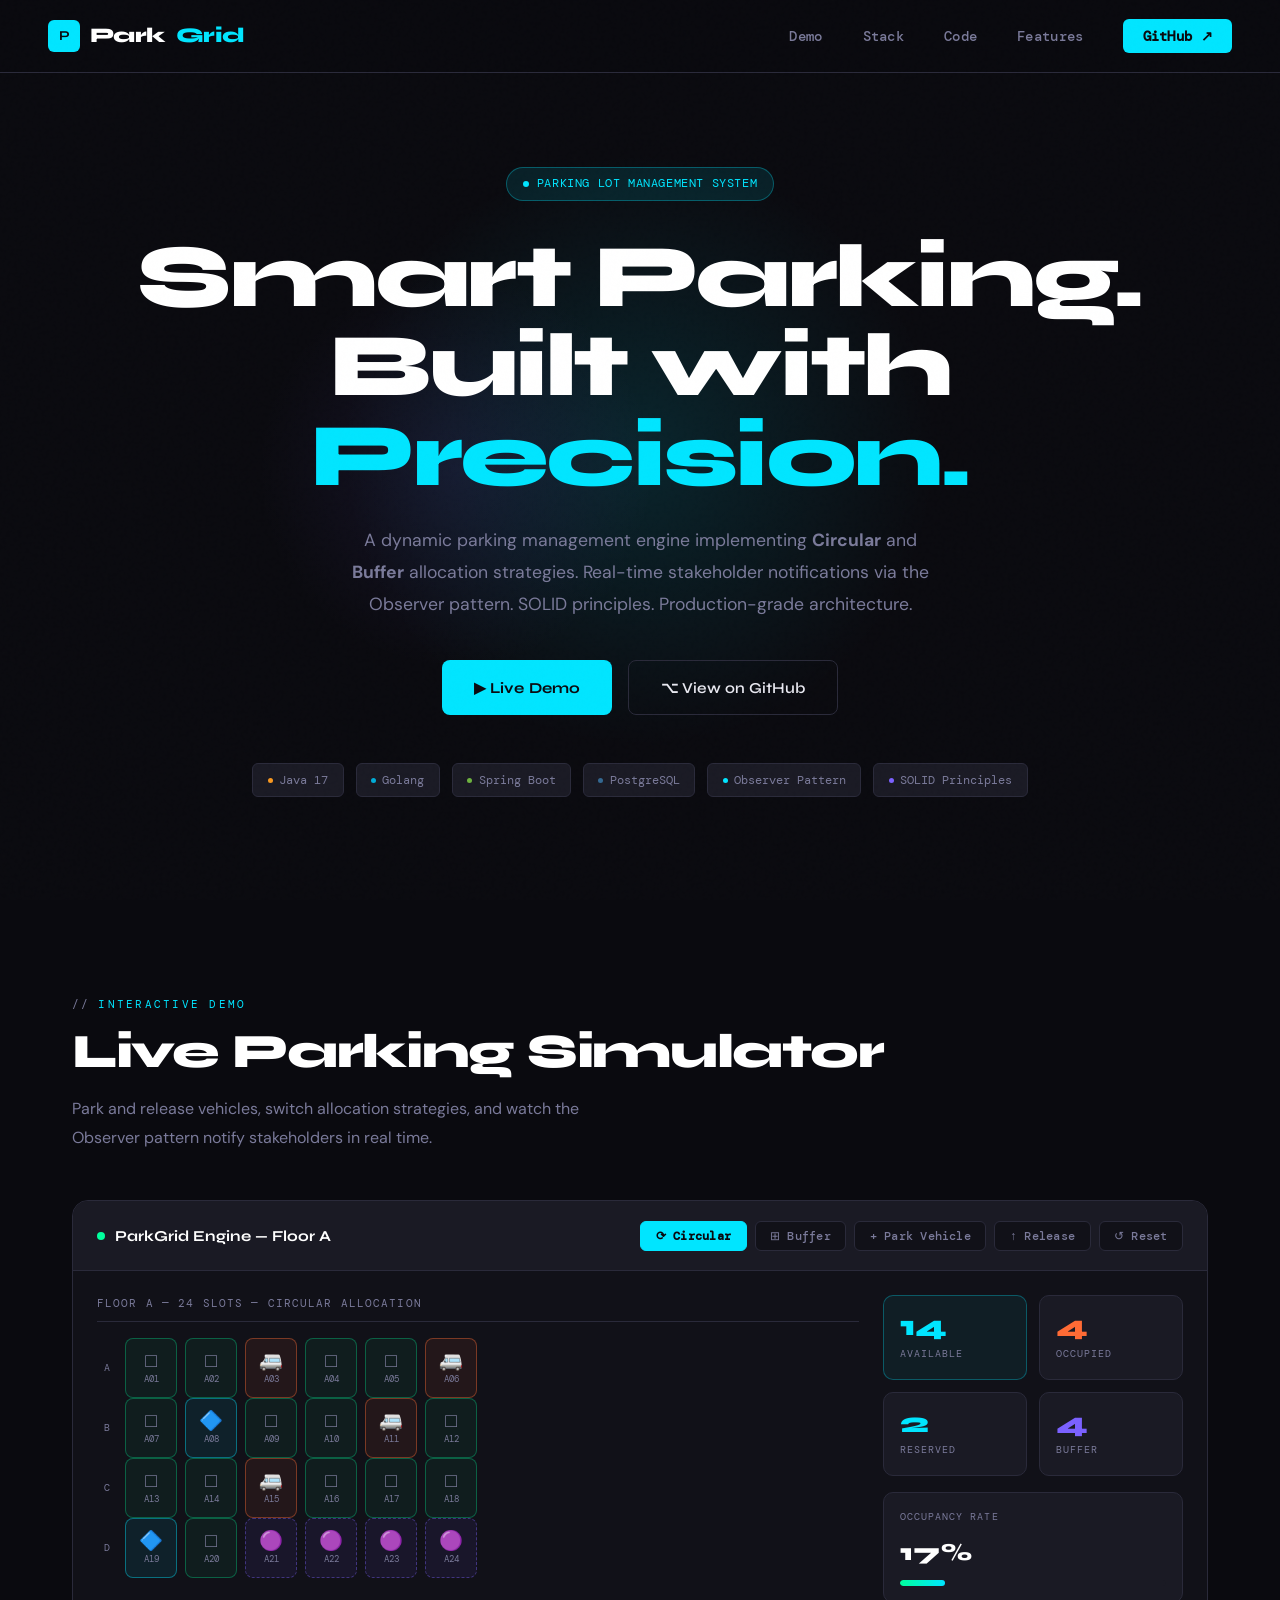
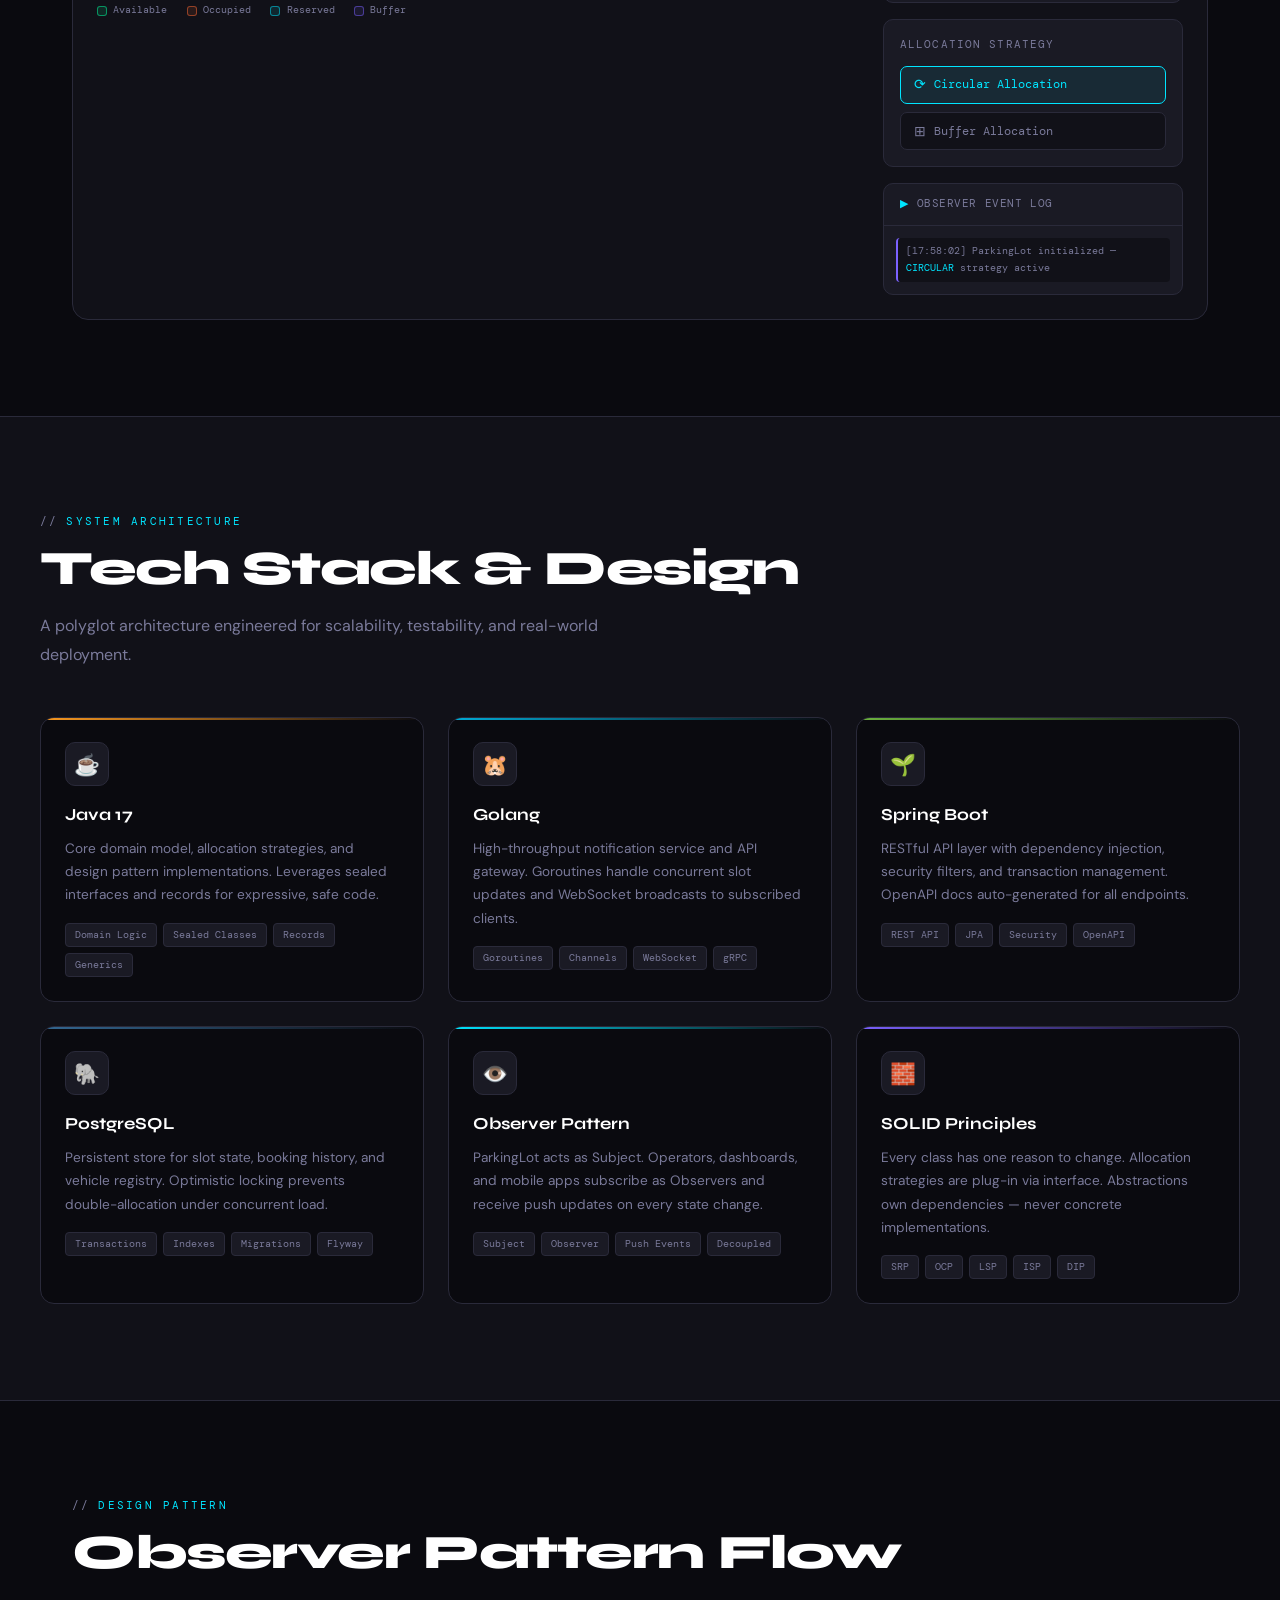
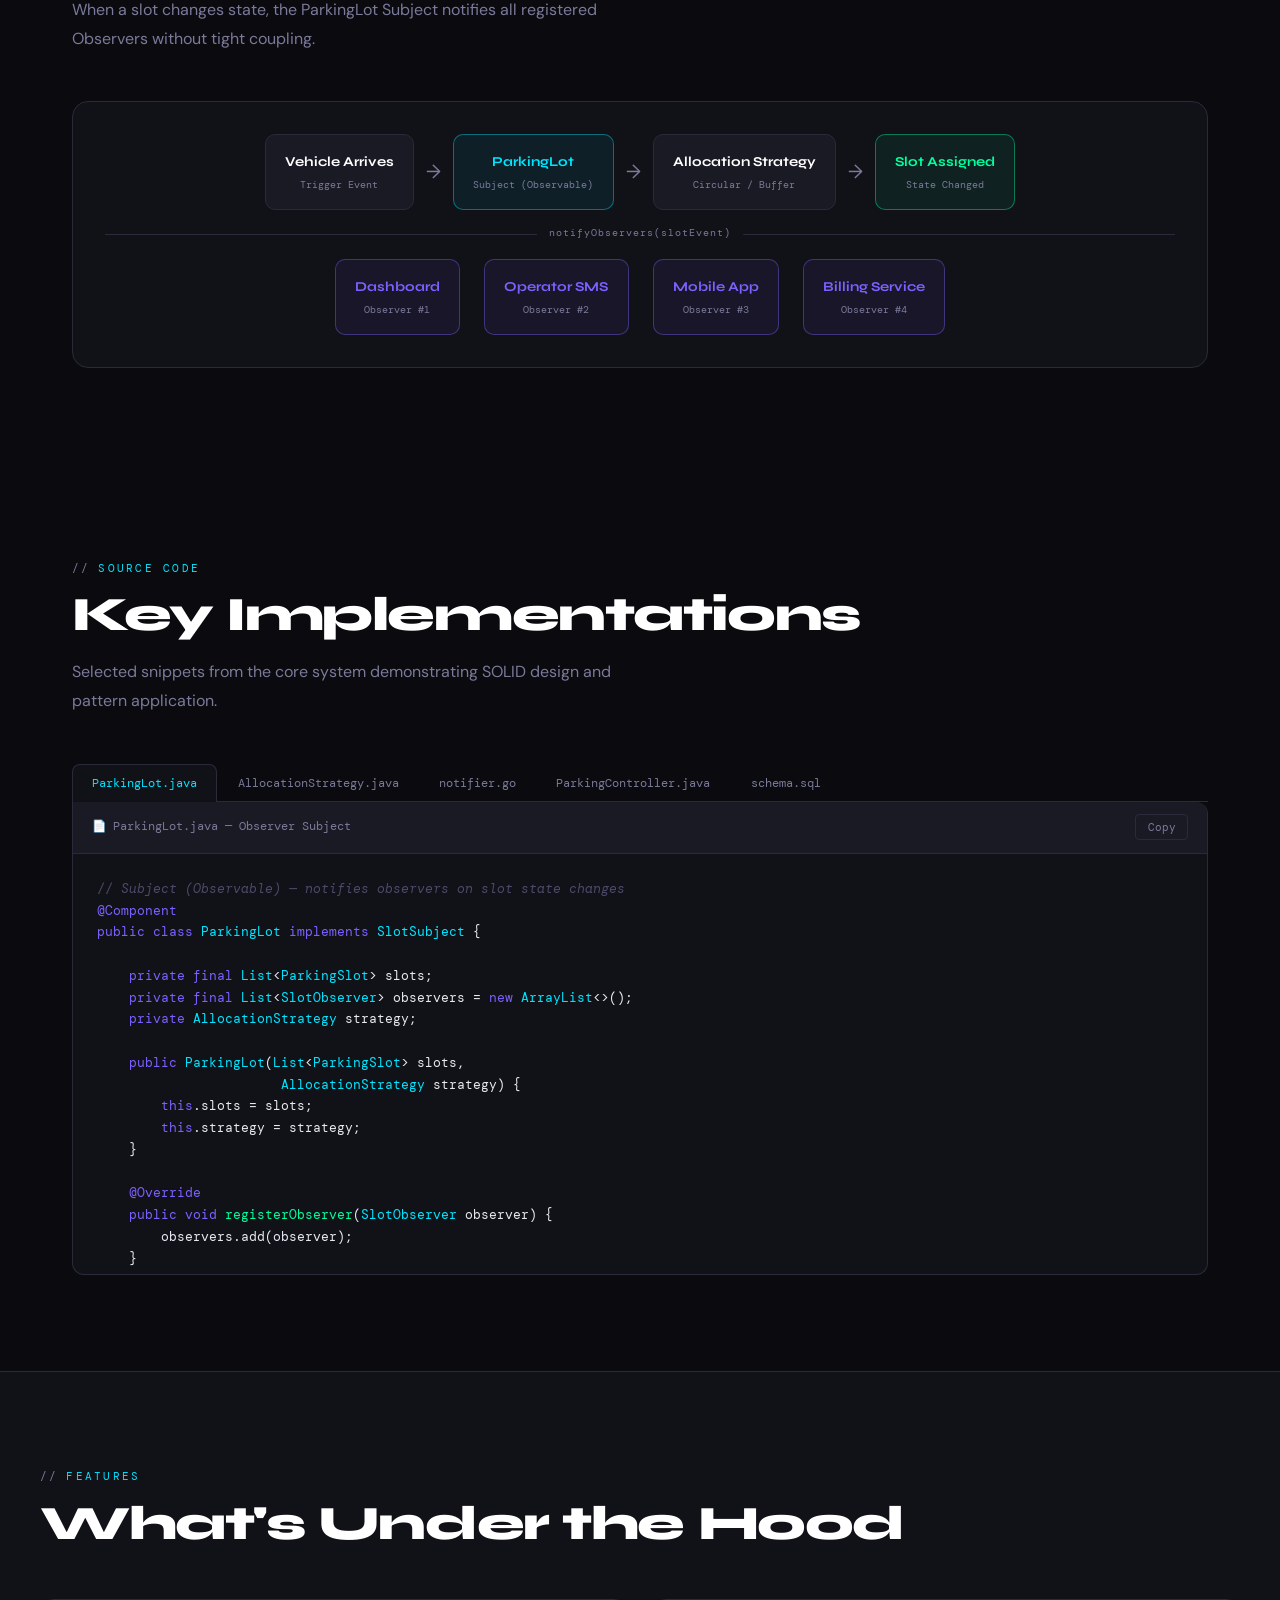
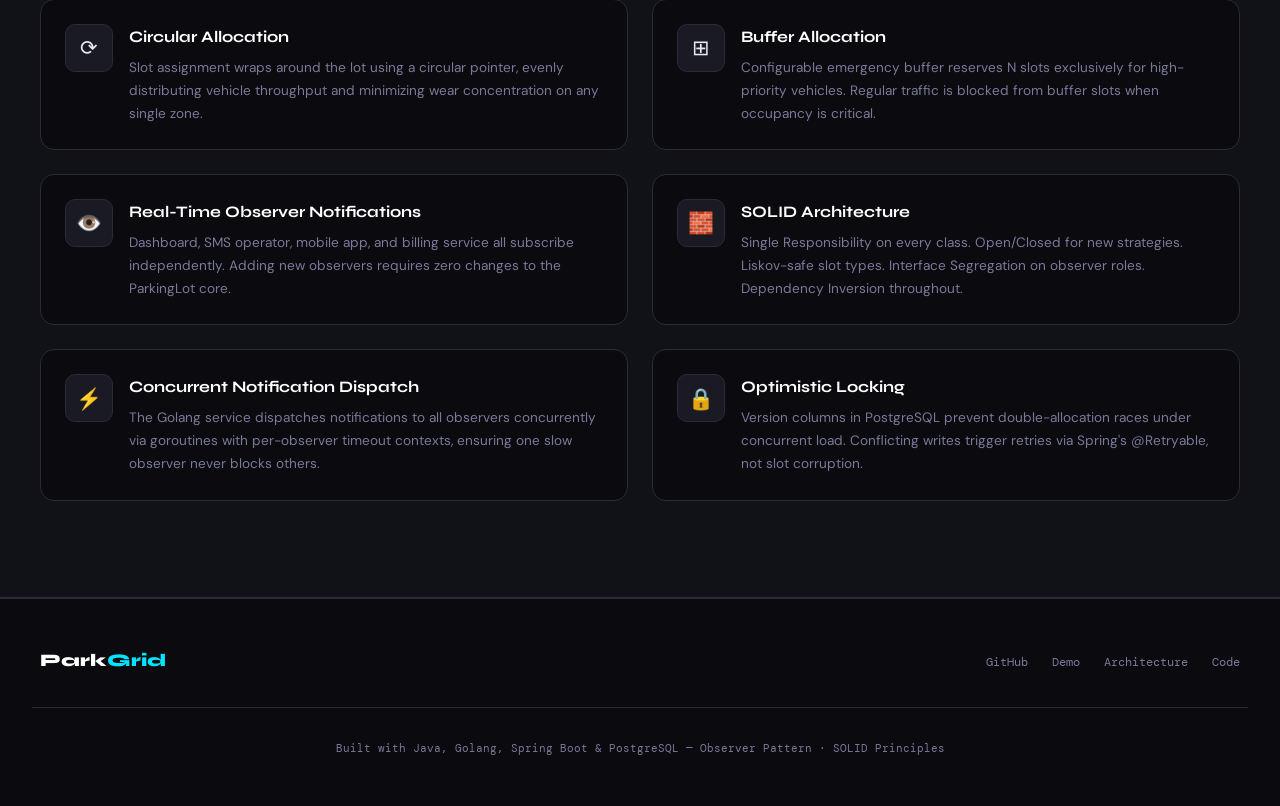
<file: index.html>
<!DOCTYPE html>
<html lang="en">
<head>
<meta charset="UTF-8">
<meta name="viewport" content="width=device-width, initial-scale=1.0">
<title>ParkGrid — Parking Lot Management System</title>
<link rel="preconnect" href="https://fonts.googleapis.com">
<link href="https://fonts.googleapis.com/css2?family=Syne:wght@400;500;600;700;800&family=DM+Mono:wght@300;400;500&family=DM+Sans:wght@300;400;500&display=swap" rel="stylesheet">
<style>
  :root {
    --bg: #0a0a0f;
    --surface: #111118;
    --surface2: #1a1a24;
    --border: #2a2a3a;
    --accent: #00e5ff;
    --accent2: #7b61ff;
    --accent3: #00ff9d;
    --warn: #ff6b35;
    --text: #e8e8f0;
    --text-dim: #7a7a9a;
    --text-bright: #ffffff;
    --mono: 'DM Mono', monospace;
    --sans: 'DM Sans', sans-serif;
    --display: 'Syne', sans-serif;
  }

  *, *::before, *::after { box-sizing: border-box; margin: 0; padding: 0; }

  html { scroll-behavior: smooth; }

  body {
    background: var(--bg);
    color: var(--text);
    font-family: var(--sans);
    overflow-x: hidden;
    line-height: 1.6;
  }

  /* NOISE OVERLAY */
  body::before {
    content: '';
    position: fixed;
    inset: 0;
    background-image: url("data:image/svg+xml,%3Csvg viewBox='0 0 256 256' xmlns='http://www.w3.org/2000/svg'%3E%3Cfilter id='noise'%3E%3CfeTurbulence type='fractalNoise' baseFrequency='0.9' numOctaves='4' stitchTiles='stitch'/%3E%3C/filter%3E%3Crect width='100%25' height='100%25' filter='url(%23noise)' opacity='0.04'/%3E%3C/svg%3E");
    pointer-events: none;
    z-index: 9999;
    opacity: 0.4;
  }

  /* NAV */
  nav {
    position: fixed;
    top: 0; left: 0; right: 0;
    z-index: 100;
    display: flex;
    align-items: center;
    justify-content: space-between;
    padding: 1.2rem 3rem;
    background: rgba(10,10,15,0.85);
    backdrop-filter: blur(20px);
    border-bottom: 1px solid var(--border);
  }

  .nav-logo {
    font-family: var(--display);
    font-size: 1.3rem;
    font-weight: 800;
    color: var(--text-bright);
    letter-spacing: -0.02em;
    display: flex;
    align-items: center;
    gap: 0.6rem;
    text-decoration: none;
  }

  .nav-logo span {
    color: var(--accent);
  }

  .logo-icon {
    width: 32px; height: 32px;
    background: var(--accent);
    border-radius: 6px;
    display: flex;
    align-items: center;
    justify-content: center;
    font-size: 0.85rem;
    font-weight: 700;
    color: var(--bg);
  }

  .nav-links {
    display: flex;
    align-items: center;
    gap: 2.5rem;
    list-style: none;
  }

  .nav-links a {
    color: var(--text-dim);
    text-decoration: none;
    font-size: 0.875rem;
    font-weight: 500;
    letter-spacing: 0.02em;
    transition: color 0.2s;
    font-family: var(--mono);
  }

  .nav-links a:hover { color: var(--accent); }

  .nav-cta {
    background: var(--accent);
    color: var(--bg) !important;
    padding: 0.5rem 1.2rem;
    border-radius: 6px;
    font-weight: 600 !important;
    transition: opacity 0.2s !important;
  }

  .nav-cta:hover { opacity: 0.85; color: var(--bg) !important; }

  /* HERO */
  .hero {
    min-height: 100vh;
    display: flex;
    flex-direction: column;
    align-items: center;
    justify-content: center;
    padding: 8rem 2rem 4rem;
    position: relative;
    overflow: hidden;
    text-align: center;
  }

  .hero-glow {
    position: absolute;
    width: 600px; height: 600px;
    background: radial-gradient(circle, rgba(0,229,255,0.12) 0%, transparent 70%);
    top: 50%; left: 50%;
    transform: translate(-50%, -50%);
    pointer-events: none;
    animation: pulseGlow 6s ease-in-out infinite;
  }

  .hero-glow2 {
    position: absolute;
    width: 400px; height: 400px;
    background: radial-gradient(circle, rgba(123,97,255,0.1) 0%, transparent 70%);
    top: 30%; left: 20%;
    pointer-events: none;
    animation: pulseGlow 8s ease-in-out infinite reverse;
  }

  @keyframes pulseGlow {
    0%, 100% { transform: translate(-50%, -50%) scale(1); opacity: 1; }
    50% { transform: translate(-50%, -50%) scale(1.15); opacity: 0.7; }
  }

  .hero-badge {
    display: inline-flex;
    align-items: center;
    gap: 0.5rem;
    background: rgba(0,229,255,0.1);
    border: 1px solid rgba(0,229,255,0.3);
    border-radius: 100px;
    padding: 0.4rem 1rem;
    font-family: var(--mono);
    font-size: 0.75rem;
    color: var(--accent);
    letter-spacing: 0.05em;
    margin-bottom: 2rem;
    animation: fadeInDown 0.6s ease both;
  }

  .badge-dot {
    width: 6px; height: 6px;
    background: var(--accent);
    border-radius: 50%;
    animation: blink 2s infinite;
  }

  @keyframes blink {
    0%, 100% { opacity: 1; }
    50% { opacity: 0.3; }
  }

  @keyframes fadeInDown {
    from { opacity: 0; transform: translateY(-20px); }
    to { opacity: 1; transform: translateY(0); }
  }

  @keyframes fadeInUp {
    from { opacity: 0; transform: translateY(30px); }
    to { opacity: 1; transform: translateY(0); }
  }

  .hero h1 {
    font-family: var(--display);
    font-size: clamp(3rem, 7vw, 6.5rem);
    font-weight: 800;
    line-height: 1.0;
    letter-spacing: -0.03em;
    color: var(--text-bright);
    margin-bottom: 1.5rem;
    animation: fadeInUp 0.7s ease 0.1s both;
  }

  .hero h1 em {
    font-style: normal;
    color: var(--accent);
    position: relative;
  }

  .hero-sub {
    font-size: 1.1rem;
    color: var(--text-dim);
    max-width: 600px;
    margin: 0 auto 2.5rem;
    line-height: 1.8;
    animation: fadeInUp 0.7s ease 0.2s both;
  }

  .hero-actions {
    display: flex;
    gap: 1rem;
    justify-content: center;
    flex-wrap: wrap;
    animation: fadeInUp 0.7s ease 0.3s both;
  }

  .btn-primary {
    background: var(--accent);
    color: var(--bg);
    border: none;
    padding: 0.9rem 2rem;
    border-radius: 8px;
    font-family: var(--display);
    font-size: 0.95rem;
    font-weight: 700;
    cursor: pointer;
    text-decoration: none;
    display: inline-flex;
    align-items: center;
    gap: 0.5rem;
    transition: all 0.2s;
    letter-spacing: 0.01em;
  }

  .btn-primary:hover { transform: translateY(-2px); box-shadow: 0 8px 30px rgba(0,229,255,0.35); }

  .btn-secondary {
    background: transparent;
    color: var(--text);
    border: 1px solid var(--border);
    padding: 0.9rem 2rem;
    border-radius: 8px;
    font-family: var(--display);
    font-size: 0.95rem;
    font-weight: 600;
    cursor: pointer;
    text-decoration: none;
    display: inline-flex;
    align-items: center;
    gap: 0.5rem;
    transition: all 0.2s;
  }

  .btn-secondary:hover { border-color: var(--accent); color: var(--accent); transform: translateY(-2px); }

  /* TECH STACK PILLS */
  .tech-pills {
    display: flex;
    gap: 0.75rem;
    justify-content: center;
    flex-wrap: wrap;
    margin-top: 3rem;
    animation: fadeInUp 0.7s ease 0.4s both;
  }

  .pill {
    background: var(--surface2);
    border: 1px solid var(--border);
    border-radius: 6px;
    padding: 0.4rem 0.9rem;
    font-family: var(--mono);
    font-size: 0.75rem;
    color: var(--text-dim);
    display: flex;
    align-items: center;
    gap: 0.4rem;
    transition: all 0.2s;
  }

  .pill:hover { border-color: var(--accent); color: var(--accent); }

  .pill-dot { width: 5px; height: 5px; border-radius: 50%; }

  /* LIVE DEMO SECTION */
  .section {
    padding: 6rem 2rem;
    max-width: 1200px;
    margin: 0 auto;
  }

  .section-label {
    font-family: var(--mono);
    font-size: 0.7rem;
    color: var(--accent);
    letter-spacing: 0.2em;
    text-transform: uppercase;
    margin-bottom: 0.75rem;
    display: flex;
    align-items: center;
    gap: 0.5rem;
  }

  .section-label::before {
    content: '//';
    color: var(--text-dim);
  }

  .section-title {
    font-family: var(--display);
    font-size: clamp(2rem, 4vw, 3rem);
    font-weight: 800;
    letter-spacing: -0.03em;
    color: var(--text-bright);
    margin-bottom: 1rem;
    line-height: 1.1;
  }

  .section-desc {
    color: var(--text-dim);
    max-width: 560px;
    font-size: 1rem;
    line-height: 1.8;
    margin-bottom: 3rem;
  }

  /* PARKING LOT SIMULATOR */
  .simulator {
    background: var(--surface);
    border: 1px solid var(--border);
    border-radius: 16px;
    overflow: hidden;
  }

  .sim-header {
    display: flex;
    align-items: center;
    justify-content: space-between;
    padding: 1.2rem 1.5rem;
    border-bottom: 1px solid var(--border);
    background: var(--surface2);
  }

  .sim-title {
    font-family: var(--display);
    font-weight: 700;
    font-size: 0.95rem;
    color: var(--text-bright);
    display: flex;
    align-items: center;
    gap: 0.6rem;
  }

  .sim-title-icon {
    width: 8px; height: 8px;
    background: var(--accent3);
    border-radius: 50%;
    animation: blink 2s infinite;
  }

  .sim-controls {
    display: flex;
    gap: 0.5rem;
  }

  .sim-btn {
    padding: 0.4rem 0.9rem;
    border-radius: 6px;
    font-family: var(--mono);
    font-size: 0.75rem;
    font-weight: 500;
    cursor: pointer;
    border: 1px solid var(--border);
    background: var(--surface);
    color: var(--text-dim);
    transition: all 0.15s;
    letter-spacing: 0.02em;
  }

  .sim-btn:hover { border-color: var(--accent); color: var(--accent); }

  .sim-btn.active { background: var(--accent); border-color: var(--accent); color: var(--bg); font-weight: 700; }

  .sim-body {
    padding: 1.5rem;
    display: grid;
    grid-template-columns: 1fr 300px;
    gap: 1.5rem;
  }

  /* PARKING GRID */
  .parking-grid-wrap {
    display: flex;
    flex-direction: column;
    gap: 1rem;
  }

  .lot-label {
    font-family: var(--mono);
    font-size: 0.7rem;
    color: var(--text-dim);
    letter-spacing: 0.1em;
    text-transform: uppercase;
    padding-bottom: 0.5rem;
    border-bottom: 1px solid var(--border);
  }

  .parking-row {
    display: flex;
    gap: 0.5rem;
    align-items: center;
  }

  .row-label {
    font-family: var(--mono);
    font-size: 0.65rem;
    color: var(--text-dim);
    width: 20px;
    text-align: center;
    flex-shrink: 0;
  }

  .parking-slot {
    width: 52px;
    height: 60px;
    border: 1.5px solid var(--border);
    border-radius: 8px;
    background: var(--surface2);
    display: flex;
    flex-direction: column;
    align-items: center;
    justify-content: center;
    cursor: pointer;
    transition: all 0.2s;
    position: relative;
    font-family: var(--mono);
    font-size: 0.6rem;
    color: var(--text-dim);
    flex-shrink: 0;
  }

  .parking-slot.available {
    border-color: rgba(0,255,157,0.3);
    background: rgba(0,255,157,0.05);
  }

  .parking-slot.occupied {
    border-color: rgba(255,107,53,0.4);
    background: rgba(255,107,53,0.08);
  }

  .parking-slot.reserved {
    border-color: rgba(0,229,255,0.4);
    background: rgba(0,229,255,0.08);
  }

  .parking-slot.buffer {
    border-color: rgba(123,97,255,0.4);
    background: rgba(123,97,255,0.08);
    border-style: dashed;
  }

  .parking-slot:hover { transform: scale(1.05); z-index: 2; }

  .slot-icon { font-size: 1.2rem; line-height: 1; }
  .slot-id { font-size: 0.55rem; color: var(--text-dim); margin-top: 2px; }

  .parking-slot.available .slot-icon::after { content: '□'; }
  .parking-slot.occupied .slot-icon { color: var(--warn); }
  .parking-slot.reserved .slot-icon { color: var(--accent); }
  .parking-slot.buffer .slot-icon { color: var(--accent2); }

  /* LEGEND */
  .legend {
    display: flex;
    gap: 1.2rem;
    flex-wrap: wrap;
    margin-top: 0.5rem;
  }

  .legend-item {
    display: flex;
    align-items: center;
    gap: 0.4rem;
    font-family: var(--mono);
    font-size: 0.65rem;
    color: var(--text-dim);
  }

  .legend-dot {
    width: 10px; height: 10px;
    border-radius: 3px;
    border: 1.5px solid;
  }

  /* SIDE PANEL */
  .sim-panel {
    display: flex;
    flex-direction: column;
    gap: 1rem;
  }

  .stats-grid {
    display: grid;
    grid-template-columns: 1fr 1fr;
    gap: 0.75rem;
  }

  .stat-card {
    background: var(--surface2);
    border: 1px solid var(--border);
    border-radius: 10px;
    padding: 1rem;
  }

  .stat-value {
    font-family: var(--display);
    font-size: 1.8rem;
    font-weight: 800;
    color: var(--text-bright);
    line-height: 1;
    margin-bottom: 0.3rem;
  }

  .stat-label {
    font-family: var(--mono);
    font-size: 0.65rem;
    color: var(--text-dim);
    text-transform: uppercase;
    letter-spacing: 0.1em;
  }

  .stat-card.highlight { border-color: rgba(0,229,255,0.3); background: rgba(0,229,255,0.06); }
  .stat-card.highlight .stat-value { color: var(--accent); }

  /* LOG */
  .event-log {
    background: var(--surface2);
    border: 1px solid var(--border);
    border-radius: 10px;
    overflow: hidden;
    flex: 1;
  }

  .log-header {
    padding: 0.7rem 1rem;
    border-bottom: 1px solid var(--border);
    font-family: var(--mono);
    font-size: 0.7rem;
    color: var(--text-dim);
    letter-spacing: 0.05em;
    display: flex;
    align-items: center;
    gap: 0.5rem;
  }

  .log-header::before { content: '▶'; color: var(--accent); }

  .log-entries {
    padding: 0.75rem;
    display: flex;
    flex-direction: column;
    gap: 0.4rem;
    max-height: 200px;
    overflow-y: auto;
  }

  .log-entry {
    font-family: var(--mono);
    font-size: 0.65rem;
    color: var(--text-dim);
    padding: 0.35rem 0.5rem;
    border-radius: 4px;
    background: var(--surface);
    border-left: 2px solid transparent;
    animation: slideIn 0.3s ease;
  }

  @keyframes slideIn {
    from { opacity: 0; transform: translateX(-10px); }
    to { opacity: 1; transform: translateX(0); }
  }

  .log-entry.enter { border-color: var(--accent3); }
  .log-entry.exit { border-color: var(--warn); }
  .log-entry.notify { border-color: var(--accent); }
  .log-entry.system { border-color: var(--accent2); }

  .log-entry span { color: var(--accent); }

  /* STRATEGY CONTROLS */
  .strategy-panel {
    background: var(--surface2);
    border: 1px solid var(--border);
    border-radius: 10px;
    padding: 1rem;
  }

  .strategy-title {
    font-family: var(--mono);
    font-size: 0.7rem;
    color: var(--text-dim);
    letter-spacing: 0.1em;
    text-transform: uppercase;
    margin-bottom: 0.75rem;
  }

  .strategy-btns {
    display: flex;
    flex-direction: column;
    gap: 0.5rem;
  }

  .strat-btn {
    padding: 0.6rem 0.8rem;
    border-radius: 7px;
    border: 1px solid var(--border);
    background: var(--surface);
    color: var(--text-dim);
    font-family: var(--mono);
    font-size: 0.72rem;
    cursor: pointer;
    text-align: left;
    transition: all 0.15s;
    display: flex;
    align-items: center;
    gap: 0.5rem;
  }

  .strat-btn:hover { border-color: var(--accent); color: var(--text); }
  .strat-btn.active { border-color: var(--accent); background: rgba(0,229,255,0.08); color: var(--accent); }

  .strat-btn-icon { font-size: 0.85rem; }

  /* ARCHITECTURE */
  .arch-section {
    padding: 6rem 2rem;
    background: var(--surface);
    border-top: 1px solid var(--border);
    border-bottom: 1px solid var(--border);
  }

  .arch-inner {
    max-width: 1200px;
    margin: 0 auto;
  }

  .arch-grid {
    display: grid;
    grid-template-columns: repeat(3, 1fr);
    gap: 1.5rem;
    margin-top: 3rem;
  }

  .arch-card {
    background: var(--bg);
    border: 1px solid var(--border);
    border-radius: 14px;
    padding: 1.5rem;
    position: relative;
    overflow: hidden;
    transition: all 0.25s;
  }

  .arch-card::before {
    content: '';
    position: absolute;
    top: 0; left: 0; right: 0;
    height: 2px;
  }

  .arch-card.java::before { background: linear-gradient(90deg, #f89820, transparent); }
  .arch-card.go::before { background: linear-gradient(90deg, #00acd7, transparent); }
  .arch-card.spring::before { background: linear-gradient(90deg, #6db33f, transparent); }
  .arch-card.pg::before { background: linear-gradient(90deg, #336791, transparent); }
  .arch-card.pattern::before { background: linear-gradient(90deg, var(--accent), transparent); }
  .arch-card.solid::before { background: linear-gradient(90deg, var(--accent2), transparent); }

  .arch-card:hover { transform: translateY(-4px); border-color: rgba(0,229,255,0.2); }

  .arch-icon {
    width: 44px; height: 44px;
    border-radius: 10px;
    display: flex; align-items: center; justify-content: center;
    font-size: 1.3rem;
    margin-bottom: 1rem;
    background: var(--surface2);
    border: 1px solid var(--border);
  }

  .arch-card-title {
    font-family: var(--display);
    font-size: 1.05rem;
    font-weight: 700;
    color: var(--text-bright);
    margin-bottom: 0.5rem;
  }

  .arch-card-desc {
    font-size: 0.85rem;
    color: var(--text-dim);
    line-height: 1.7;
  }

  .arch-tags {
    display: flex;
    flex-wrap: wrap;
    gap: 0.4rem;
    margin-top: 1rem;
  }

  .arch-tag {
    font-family: var(--mono);
    font-size: 0.62rem;
    padding: 0.2rem 0.55rem;
    border-radius: 4px;
    background: var(--surface2);
    border: 1px solid var(--border);
    color: var(--text-dim);
  }

  /* CODE SECTION */
  .code-section {
    padding: 6rem 2rem;
    max-width: 1200px;
    margin: 0 auto;
  }

  .code-tabs {
    display: flex;
    gap: 0;
    border-bottom: 1px solid var(--border);
    margin-bottom: 0;
  }

  .code-tab {
    padding: 0.65rem 1.2rem;
    font-family: var(--mono);
    font-size: 0.75rem;
    color: var(--text-dim);
    cursor: pointer;
    border: 1px solid transparent;
    border-bottom: none;
    border-radius: 8px 8px 0 0;
    transition: all 0.15s;
    background: none;
    margin-bottom: -1px;
  }

  .code-tab.active {
    color: var(--accent);
    border-color: var(--border);
    background: var(--surface);
  }

  .code-block {
    background: var(--surface);
    border: 1px solid var(--border);
    border-top: none;
    border-radius: 0 12px 12px 12px;
    overflow: hidden;
  }

  .code-header {
    display: flex;
    align-items: center;
    justify-content: space-between;
    padding: 0.8rem 1.2rem;
    background: var(--surface2);
    border-bottom: 1px solid var(--border);
  }

  .code-filename {
    font-family: var(--mono);
    font-size: 0.72rem;
    color: var(--text-dim);
    display: flex;
    align-items: center;
    gap: 0.5rem;
  }

  .copy-btn {
    font-family: var(--mono);
    font-size: 0.68rem;
    padding: 0.3rem 0.7rem;
    border-radius: 4px;
    border: 1px solid var(--border);
    background: none;
    color: var(--text-dim);
    cursor: pointer;
    transition: all 0.15s;
  }

  .copy-btn:hover { color: var(--accent); border-color: var(--accent); }

  pre {
    padding: 1.5rem;
    overflow-x: auto;
    font-family: var(--mono);
    font-size: 0.8rem;
    line-height: 1.7;
    color: var(--text);
    max-height: 420px;
  }

  .kw { color: #7b61ff; }
  .cls { color: #00e5ff; }
  .fn { color: #00ff9d; }
  .str { color: #ff9d61; }
  .cmt { color: #4a4a6a; font-style: italic; }
  .num { color: #ff6b9d; }
  .ann { color: #7b61ff; }

  .code-pane { display: none; }
  .code-pane.active { display: block; }

  /* FEATURES */
  .features-section {
    padding: 6rem 2rem;
    background: var(--surface);
    border-top: 1px solid var(--border);
    border-bottom: 1px solid var(--border);
  }

  .features-inner {
    max-width: 1200px;
    margin: 0 auto;
  }

  .features-grid {
    display: grid;
    grid-template-columns: repeat(2, 1fr);
    gap: 1.5rem;
    margin-top: 3rem;
  }

  .feature-card {
    display: flex;
    gap: 1rem;
    padding: 1.5rem;
    background: var(--bg);
    border: 1px solid var(--border);
    border-radius: 14px;
    transition: all 0.25s;
  }

  .feature-card:hover { border-color: rgba(0,229,255,0.25); transform: translateY(-2px); }

  .feature-icon-wrap {
    width: 48px; height: 48px;
    flex-shrink: 0;
    border-radius: 10px;
    background: var(--surface2);
    border: 1px solid var(--border);
    display: flex;
    align-items: center;
    justify-content: center;
    font-size: 1.3rem;
  }

  .feature-content {}

  .feature-title {
    font-family: var(--display);
    font-size: 1rem;
    font-weight: 700;
    color: var(--text-bright);
    margin-bottom: 0.4rem;
  }

  .feature-desc {
    font-size: 0.85rem;
    color: var(--text-dim);
    line-height: 1.7;
  }

  /* OBSERVER FLOW DIAGRAM */
  .observer-section {
    padding: 6rem 2rem;
    max-width: 1200px;
    margin: 0 auto;
  }

  .flow-diagram {
    background: var(--surface);
    border: 1px solid var(--border);
    border-radius: 16px;
    padding: 2rem;
    margin-top: 2rem;
    overflow-x: auto;
  }

  .flow-row {
    display: flex;
    align-items: center;
    gap: 0;
    justify-content: center;
    flex-wrap: wrap;
  }

  .flow-node {
    background: var(--surface2);
    border: 1px solid var(--border);
    border-radius: 10px;
    padding: 1rem 1.2rem;
    text-align: center;
    min-width: 120px;
  }

  .flow-node-title {
    font-family: var(--display);
    font-size: 0.85rem;
    font-weight: 700;
    color: var(--text-bright);
    margin-bottom: 0.25rem;
  }

  .flow-node-sub {
    font-family: var(--mono);
    font-size: 0.62rem;
    color: var(--text-dim);
  }

  .flow-node.accent { border-color: rgba(0,229,255,0.4); background: rgba(0,229,255,0.07); }
  .flow-node.accent .flow-node-title { color: var(--accent); }
  .flow-node.accent2 { border-color: rgba(123,97,255,0.4); background: rgba(123,97,255,0.07); }
  .flow-node.accent2 .flow-node-title { color: var(--accent2); }
  .flow-node.green { border-color: rgba(0,255,157,0.4); background: rgba(0,255,157,0.07); }
  .flow-node.green .flow-node-title { color: var(--accent3); }

  .flow-arrow {
    font-size: 1.2rem;
    color: var(--text-dim);
    padding: 0 0.75rem;
    flex-shrink: 0;
  }

  .flow-section-gap {
    width: 100%;
    height: 1px;
    background: var(--border);
    margin: 1.5rem 0;
    position: relative;
  }

  .flow-section-label {
    position: absolute;
    top: -0.55rem;
    left: 50%;
    transform: translateX(-50%);
    font-family: var(--mono);
    font-size: 0.62rem;
    color: var(--text-dim);
    background: var(--surface);
    padding: 0 0.75rem;
    letter-spacing: 0.1em;
    white-space: nowrap;
  }

  /* FOOTER */
  footer {
    border-top: 1px solid var(--border);
    padding: 3rem 2rem;
    text-align: center;
  }

  .footer-inner {
    max-width: 1200px;
    margin: 0 auto;
    display: flex;
    align-items: center;
    justify-content: space-between;
    flex-wrap: gap;
  }

  .footer-logo {
    font-family: var(--display);
    font-weight: 800;
    font-size: 1.1rem;
    color: var(--text-bright);
  }

  .footer-logo span { color: var(--accent); }

  .footer-links {
    display: flex;
    gap: 1.5rem;
    list-style: none;
    align-items: center;
  }

  .footer-links a {
    font-family: var(--mono);
    font-size: 0.75rem;
    color: var(--text-dim);
    text-decoration: none;
    transition: color 0.2s;
  }

  .footer-links a:hover { color: var(--accent); }

  .footer-copy {
    font-family: var(--mono);
    font-size: 0.7rem;
    color: var(--text-dim);
    margin-top: 2rem;
    padding-top: 2rem;
    border-top: 1px solid var(--border);
  }

  /* SCROLL ANIMATIONS */
  .reveal {
    opacity: 0;
    transform: translateY(30px);
    transition: all 0.7s cubic-bezier(0.16, 1, 0.3, 1);
  }

  .reveal.visible {
    opacity: 1;
    transform: translateY(0);
  }

  /* PROGRESS BAR */
  .occupancy-bar {
    height: 6px;
    background: var(--surface2);
    border-radius: 100px;
    overflow: hidden;
    margin-top: 0.5rem;
  }

  .occupancy-fill {
    height: 100%;
    background: linear-gradient(90deg, var(--accent3), var(--accent));
    border-radius: 100px;
    transition: width 0.5s ease;
  }

  /* NOTIFICATION TOAST */
  .toast-container {
    position: fixed;
    bottom: 2rem;
    right: 2rem;
    z-index: 200;
    display: flex;
    flex-direction: column;
    gap: 0.5rem;
    pointer-events: none;
  }

  .toast {
    background: var(--surface2);
    border: 1px solid var(--border);
    border-radius: 10px;
    padding: 0.75rem 1rem;
    font-family: var(--mono);
    font-size: 0.72rem;
    color: var(--text);
    display: flex;
    align-items: center;
    gap: 0.6rem;
    animation: toastIn 0.3s ease, toastOut 0.3s ease 3.7s both;
    min-width: 280px;
    box-shadow: 0 8px 30px rgba(0,0,0,0.5);
  }

  .toast.success { border-color: rgba(0,255,157,0.4); }
  .toast.info { border-color: rgba(0,229,255,0.4); }
  .toast.warn { border-color: rgba(255,107,53,0.4); }

  .toast-icon { font-size: 1rem; }

  @keyframes toastIn {
    from { opacity: 0; transform: translateX(30px); }
    to { opacity: 1; transform: translateX(0); }
  }

  @keyframes toastOut {
    from { opacity: 1; transform: translateX(0); }
    to { opacity: 0; transform: translateX(30px); }
  }

  /* SCROLLBAR */
  ::-webkit-scrollbar { width: 6px; height: 6px; }
  ::-webkit-scrollbar-track { background: var(--surface); }
  ::-webkit-scrollbar-thumb { background: var(--border); border-radius: 3px; }
  ::-webkit-scrollbar-thumb:hover { background: var(--accent); }

  /* RESPONSIVE */
  @media (max-width: 900px) {
    nav { padding: 1rem 1.5rem; }
    .nav-links { display: none; }
    .sim-body { grid-template-columns: 1fr; }
    .arch-grid { grid-template-columns: 1fr 1fr; }
    .features-grid { grid-template-columns: 1fr; }
  }

  @media (max-width: 600px) {
    .arch-grid { grid-template-columns: 1fr; }
    .hero h1 { font-size: 2.8rem; }
    .stats-grid { grid-template-columns: 1fr 1fr; }
  }
</style>
</head>
<body>

<!-- NAV -->
<nav>
  <a href="#" class="nav-logo">
    <div class="logo-icon">P</div>
    Park<span>Grid</span>
  </a>
  <ul class="nav-links">
    <li><a href="#demo">Demo</a></li>
    <li><a href="#architecture">Stack</a></li>
    <li><a href="#code">Code</a></li>
    <li><a href="#features">Features</a></li>
    <li><a href="https://github.com" target="_blank" class="nav-cta">GitHub ↗</a></li>
  </ul>
</nav>

<!-- HERO -->
<section class="hero">
  <div class="hero-glow"></div>
  <div class="hero-glow2"></div>

  <div class="hero-badge">
    <span class="badge-dot"></span>
    PARKING LOT MANAGEMENT SYSTEM
  </div>

  <h1>Smart Parking.<br>Built with <em>Precision.</em></h1>
  <p class="hero-sub">
    A dynamic parking management engine implementing <strong>Circular</strong> and <strong>Buffer</strong> allocation strategies. Real-time stakeholder notifications via the Observer pattern. SOLID principles. Production-grade architecture.
  </p>

  <div class="hero-actions">
    <a href="#demo" class="btn-primary">▶ Live Demo</a>
    <a href="https://github.com" target="_blank" class="btn-secondary">⌥ View on GitHub</a>
  </div>

  <div class="tech-pills">
    <div class="pill"><span class="pill-dot" style="background:#f89820"></span>Java 17</div>
    <div class="pill"><span class="pill-dot" style="background:#00acd7"></span>Golang</div>
    <div class="pill"><span class="pill-dot" style="background:#6db33f"></span>Spring Boot</div>
    <div class="pill"><span class="pill-dot" style="background:#336791"></span>PostgreSQL</div>
    <div class="pill"><span class="pill-dot" style="background:var(--accent)"></span>Observer Pattern</div>
    <div class="pill"><span class="pill-dot" style="background:var(--accent2)"></span>SOLID Principles</div>
  </div>
</section>

<!-- DEMO SIMULATOR -->
<section class="section" id="demo">
  <div class="reveal">
    <div class="section-label">Interactive Demo</div>
    <h2 class="section-title">Live Parking Simulator</h2>
    <p class="section-desc">Park and release vehicles, switch allocation strategies, and watch the Observer pattern notify stakeholders in real time.</p>

    <div class="simulator">
      <div class="sim-header">
        <div class="sim-title">
          <span class="sim-title-icon"></span>
          ParkGrid Engine — Floor A
        </div>
        <div class="sim-controls">
          <button class="sim-btn active" id="btn-circular" onclick="setStrategy('circular')">⟳ Circular</button>
          <button class="sim-btn" id="btn-buffer" onclick="setStrategy('buffer')">⊞ Buffer</button>
          <button class="sim-btn" onclick="parkVehicle()">+ Park Vehicle</button>
          <button class="sim-btn" onclick="releaseVehicle()">↑ Release</button>
          <button class="sim-btn" onclick="resetLot()">↺ Reset</button>
        </div>
      </div>

      <div class="sim-body">
        <!-- GRID -->
        <div class="parking-grid-wrap">
          <div class="lot-label">FLOOR A — 24 SLOTS — <span id="strat-label">CIRCULAR ALLOCATION</span></div>
          <div id="parking-grid"></div>
          <div class="legend">
            <div class="legend-item"><div class="legend-dot" style="border-color:rgba(0,255,157,0.5);background:rgba(0,255,157,0.1)"></div>Available</div>
            <div class="legend-item"><div class="legend-dot" style="border-color:rgba(255,107,53,0.5);background:rgba(255,107,53,0.1)"></div>Occupied</div>
            <div class="legend-item"><div class="legend-dot" style="border-color:rgba(0,229,255,0.5);background:rgba(0,229,255,0.1)"></div>Reserved</div>
            <div class="legend-item"><div class="legend-dot" style="border-color:rgba(123,97,255,0.5);background:rgba(123,97,255,0.1)"></div>Buffer</div>
          </div>
        </div>

        <!-- SIDE PANEL -->
        <div class="sim-panel">
          <div class="stats-grid">
            <div class="stat-card highlight">
              <div class="stat-value" id="stat-available">20</div>
              <div class="stat-label">Available</div>
            </div>
            <div class="stat-card">
              <div class="stat-value" id="stat-occupied" style="color:var(--warn)">4</div>
              <div class="stat-label">Occupied</div>
            </div>
            <div class="stat-card">
              <div class="stat-value" id="stat-reserved" style="color:var(--accent)">2</div>
              <div class="stat-label">Reserved</div>
            </div>
            <div class="stat-card">
              <div class="stat-value" id="stat-buffer" style="color:var(--accent2)">4</div>
              <div class="stat-label">Buffer</div>
            </div>
          </div>

          <div style="background:var(--surface2);border:1px solid var(--border);border-radius:10px;padding:1rem;">
            <div style="font-family:var(--mono);font-size:0.65rem;color:var(--text-dim);margin-bottom:0.5rem;text-transform:uppercase;letter-spacing:0.1em">Occupancy Rate</div>
            <div style="font-family:var(--display);font-size:1.5rem;font-weight:800;color:var(--text-bright)" id="stat-pct">17%</div>
            <div class="occupancy-bar"><div class="occupancy-fill" id="occ-bar" style="width:17%"></div></div>
          </div>

          <!-- Strategy -->
          <div class="strategy-panel">
            <div class="strategy-title">Allocation Strategy</div>
            <div class="strategy-btns">
              <button class="strat-btn active" id="strat-circular-btn" onclick="setStrategy('circular')">
                <span class="strat-btn-icon">⟳</span>
                Circular Allocation
              </button>
              <button class="strat-btn" id="strat-buffer-btn" onclick="setStrategy('buffer')">
                <span class="strat-btn-icon">⊞</span>
                Buffer Allocation
              </button>
            </div>
          </div>

          <!-- Log -->
          <div class="event-log">
            <div class="log-header">OBSERVER EVENT LOG</div>
            <div class="log-entries" id="log-entries"></div>
          </div>
        </div>
      </div>
    </div>
  </div>
</section>

<!-- ARCHITECTURE -->
<section class="arch-section" id="architecture">
  <div class="arch-inner">
    <div class="reveal">
      <div class="section-label">System Architecture</div>
      <h2 class="section-title">Tech Stack & Design</h2>
      <p class="section-desc">A polyglot architecture engineered for scalability, testability, and real-world deployment.</p>
    </div>

    <div class="arch-grid reveal">
      <div class="arch-card java">
        <div class="arch-icon">☕</div>
        <div class="arch-card-title">Java 17</div>
        <div class="arch-card-desc">Core domain model, allocation strategies, and design pattern implementations. Leverages sealed interfaces and records for expressive, safe code.</div>
        <div class="arch-tags">
          <span class="arch-tag">Domain Logic</span>
          <span class="arch-tag">Sealed Classes</span>
          <span class="arch-tag">Records</span>
          <span class="arch-tag">Generics</span>
        </div>
      </div>

      <div class="arch-card go">
        <div class="arch-icon">🐹</div>
        <div class="arch-card-title">Golang</div>
        <div class="arch-card-desc">High-throughput notification service and API gateway. Goroutines handle concurrent slot updates and WebSocket broadcasts to subscribed clients.</div>
        <div class="arch-tags">
          <span class="arch-tag">Goroutines</span>
          <span class="arch-tag">Channels</span>
          <span class="arch-tag">WebSocket</span>
          <span class="arch-tag">gRPC</span>
        </div>
      </div>

      <div class="arch-card spring">
        <div class="arch-icon">🌱</div>
        <div class="arch-card-title">Spring Boot</div>
        <div class="arch-card-desc">RESTful API layer with dependency injection, security filters, and transaction management. OpenAPI docs auto-generated for all endpoints.</div>
        <div class="arch-tags">
          <span class="arch-tag">REST API</span>
          <span class="arch-tag">JPA</span>
          <span class="arch-tag">Security</span>
          <span class="arch-tag">OpenAPI</span>
        </div>
      </div>

      <div class="arch-card pg">
        <div class="arch-icon">🐘</div>
        <div class="arch-card-title">PostgreSQL</div>
        <div class="arch-card-desc">Persistent store for slot state, booking history, and vehicle registry. Optimistic locking prevents double-allocation under concurrent load.</div>
        <div class="arch-tags">
          <span class="arch-tag">Transactions</span>
          <span class="arch-tag">Indexes</span>
          <span class="arch-tag">Migrations</span>
          <span class="arch-tag">Flyway</span>
        </div>
      </div>

      <div class="arch-card pattern">
        <div class="arch-icon">👁️</div>
        <div class="arch-card-title">Observer Pattern</div>
        <div class="arch-card-desc">ParkingLot acts as Subject. Operators, dashboards, and mobile apps subscribe as Observers and receive push updates on every state change.</div>
        <div class="arch-tags">
          <span class="arch-tag">Subject</span>
          <span class="arch-tag">Observer</span>
          <span class="arch-tag">Push Events</span>
          <span class="arch-tag">Decoupled</span>
        </div>
      </div>

      <div class="arch-card solid">
        <div class="arch-icon">🧱</div>
        <div class="arch-card-title">SOLID Principles</div>
        <div class="arch-card-desc">Every class has one reason to change. Allocation strategies are plug-in via interface. Abstractions own dependencies — never concrete implementations.</div>
        <div class="arch-tags">
          <span class="arch-tag">SRP</span>
          <span class="arch-tag">OCP</span>
          <span class="arch-tag">LSP</span>
          <span class="arch-tag">ISP</span>
          <span class="arch-tag">DIP</span>
        </div>
      </div>
    </div>
  </div>
</section>

<!-- OBSERVER DIAGRAM -->
<section class="observer-section" id="observer">
  <div class="reveal">
    <div class="section-label">Design Pattern</div>
    <h2 class="section-title">Observer Pattern Flow</h2>
    <p class="section-desc">When a slot changes state, the ParkingLot Subject notifies all registered Observers without tight coupling.</p>

    <div class="flow-diagram">
      <div class="flow-row">
        <div class="flow-node">
          <div class="flow-node-title">Vehicle Arrives</div>
          <div class="flow-node-sub">Trigger Event</div>
        </div>
        <div class="flow-arrow">→</div>
        <div class="flow-node accent">
          <div class="flow-node-title">ParkingLot</div>
          <div class="flow-node-sub">Subject (Observable)</div>
        </div>
        <div class="flow-arrow">→</div>
        <div class="flow-node">
          <div class="flow-node-title">Allocation Strategy</div>
          <div class="flow-node-sub">Circular / Buffer</div>
        </div>
        <div class="flow-arrow">→</div>
        <div class="flow-node green">
          <div class="flow-node-title">Slot Assigned</div>
          <div class="flow-node-sub">State Changed</div>
        </div>
      </div>

      <div class="flow-section-gap"><span class="flow-section-label">notifyObservers(slotEvent)</span></div>

      <div class="flow-row" style="gap:1.5rem">
        <div class="flow-node accent2">
          <div class="flow-node-title">Dashboard</div>
          <div class="flow-node-sub">Observer #1</div>
        </div>
        <div class="flow-node accent2">
          <div class="flow-node-title">Operator SMS</div>
          <div class="flow-node-sub">Observer #2</div>
        </div>
        <div class="flow-node accent2">
          <div class="flow-node-title">Mobile App</div>
          <div class="flow-node-sub">Observer #3</div>
        </div>
        <div class="flow-node accent2">
          <div class="flow-node-title">Billing Service</div>
          <div class="flow-node-sub">Observer #4</div>
        </div>
      </div>
    </div>
  </div>
</section>

<!-- CODE TABS -->
<section class="code-section" id="code">
  <div class="reveal">
    <div class="section-label">Source Code</div>
    <h2 class="section-title">Key Implementations</h2>
    <p class="section-desc">Selected snippets from the core system demonstrating SOLID design and pattern application.</p>

    <div class="code-tabs" id="code-tabs">
      <button class="code-tab active" onclick="switchTab('java-observer')">ParkingLot.java</button>
      <button class="code-tab" onclick="switchTab('java-strategy')">AllocationStrategy.java</button>
      <button class="code-tab" onclick="switchTab('golang')">notifier.go</button>
      <button class="code-tab" onclick="switchTab('spring')">ParkingController.java</button>
      <button class="code-tab" onclick="switchTab('sql')">schema.sql</button>
    </div>

    <div class="code-block">
      <div class="code-header">
        <span class="code-filename" id="code-filename">📄 ParkingLot.java — Observer Subject</span>
        <button class="copy-btn" onclick="copyCode()">Copy</button>
      </div>

      <!-- JAVA OBSERVER -->
      <div class="code-pane active" id="pane-java-observer">
<pre><span class="cmt">// Subject (Observable) — notifies observers on slot state changes</span>
<span class="ann">@Component</span>
<span class="kw">public class</span> <span class="cls">ParkingLot</span> <span class="kw">implements</span> <span class="cls">SlotSubject</span> {

    <span class="kw">private final</span> <span class="cls">List</span>&lt;<span class="cls">ParkingSlot</span>&gt; slots;
    <span class="kw">private final</span> <span class="cls">List</span>&lt;<span class="cls">SlotObserver</span>&gt; observers = <span class="kw">new</span> <span class="cls">ArrayList</span>&lt;&gt;();
    <span class="kw">private</span> <span class="cls">AllocationStrategy</span> strategy;

    <span class="kw">public</span> <span class="cls">ParkingLot</span>(<span class="cls">List</span>&lt;<span class="cls">ParkingSlot</span>&gt; slots,
                       <span class="cls">AllocationStrategy</span> strategy) {
        <span class="kw">this</span>.slots = slots;
        <span class="kw">this</span>.strategy = strategy;
    }

    <span class="ann">@Override</span>
    <span class="kw">public void</span> <span class="fn">registerObserver</span>(<span class="cls">SlotObserver</span> observer) {
        observers.add(observer);
    }

    <span class="ann">@Override</span>
    <span class="kw">public void</span> <span class="fn">notifyObservers</span>(<span class="cls">SlotEvent</span> event) {
        observers.forEach(o -&gt; o.<span class="fn">update</span>(event));
    }

    <span class="kw">public</span> <span class="cls">Optional</span>&lt;<span class="cls">ParkingSlot</span>&gt; <span class="fn">parkVehicle</span>(<span class="cls">Vehicle</span> vehicle) {
        <span class="kw">return</span> strategy
            .<span class="fn">allocate</span>(slots, vehicle)
            .map(slot -&gt; {
                slot.<span class="fn">assign</span>(vehicle);
                <span class="fn">notifyObservers</span>(<span class="cls">SlotEvent</span>.<span class="fn">occupied</span>(slot, vehicle));
                <span class="kw">return</span> slot;
            });
    }

    <span class="kw">public void</span> <span class="fn">releaseSlot</span>(<span class="cls">String</span> slotId) {
        slots.stream()
             .filter(s -&gt; s.<span class="fn">getId</span>().equals(slotId))
             .findFirst()
             .ifPresent(slot -&gt; {
                 slot.<span class="fn">release</span>();
                 <span class="fn">notifyObservers</span>(<span class="cls">SlotEvent</span>.<span class="fn">available</span>(slot));
             });
    }
}</pre>
      </div>

      <!-- JAVA STRATEGY -->
      <div class="code-pane" id="pane-java-strategy">
<pre><span class="cmt">// Open/Closed Principle — add strategies without modifying core</span>
<span class="kw">public interface</span> <span class="cls">AllocationStrategy</span> {
    <span class="cls">Optional</span>&lt;<span class="cls">ParkingSlot</span>&gt; <span class="fn">allocate</span>(<span class="cls">List</span>&lt;<span class="cls">ParkingSlot</span>&gt; slots,
                                      <span class="cls">Vehicle</span> vehicle);
}

<span class="cmt">// Circular Strategy — wraps around, evenly distributes wear</span>
<span class="ann">@Component</span>
<span class="kw">public class</span> <span class="cls">CircularAllocationStrategy</span> <span class="kw">implements</span> <span class="cls">AllocationStrategy</span> {

    <span class="kw">private</span> <span class="kw">int</span> pointer = <span class="num">0</span>;

    <span class="ann">@Override</span>
    <span class="kw">public</span> <span class="cls">Optional</span>&lt;<span class="cls">ParkingSlot</span>&gt; <span class="fn">allocate</span>(<span class="cls">List</span>&lt;<span class="cls">ParkingSlot</span>&gt; slots,
                                              <span class="cls">Vehicle</span> vehicle) {
        <span class="kw">int</span> n = slots.size(), checked = <span class="num">0</span>;
        <span class="kw">while</span> (checked++ &lt; n) {
            <span class="cls">ParkingSlot</span> slot = slots.get(pointer % n);
            pointer = (pointer + <span class="num">1</span>) % n;
            <span class="kw">if</span> (slot.<span class="fn">isAvailable</span>()) <span class="kw">return</span> <span class="cls">Optional</span>.<span class="fn">of</span>(slot);
        }
        <span class="kw">return</span> <span class="cls">Optional</span>.empty();
    }
}

<span class="cmt">// Buffer Strategy — reserves N slots as emergency buffer</span>
<span class="ann">@Component</span>
<span class="kw">public class</span> <span class="cls">BufferAllocationStrategy</span> <span class="kw">implements</span> <span class="cls">AllocationStrategy</span> {

    <span class="kw">private final int</span> bufferSize;

    <span class="kw">public</span> <span class="cls">BufferAllocationStrategy</span>(<span class="ann">@Value</span>(<span class="str">"${parking.buffer.size:4}"</span>) <span class="kw">int</span> bufferSize) {
        <span class="kw">this</span>.bufferSize = bufferSize;
    }

    <span class="ann">@Override</span>
    <span class="kw">public</span> <span class="cls">Optional</span>&lt;<span class="cls">ParkingSlot</span>&gt; <span class="fn">allocate</span>(<span class="cls">List</span>&lt;<span class="cls">ParkingSlot</span>&gt; slots,
                                              <span class="cls">Vehicle</span> vehicle) {
        <span class="cls">List</span>&lt;<span class="cls">ParkingSlot</span>&gt; available = slots.stream()
            .filter(<span class="cls">ParkingSlot</span>::isAvailable)
            .filter(s -&gt; !s.<span class="fn">isBuffer</span>())
            .toList();

        <span class="kw">if</span> (available.size() &lt;= bufferSize &amp;&amp; !vehicle.<span class="fn">isEmergency</span>())
            <span class="kw">return</span> <span class="cls">Optional</span>.empty();

        <span class="kw">return</span> available.stream().<span class="fn">findFirst</span>();
    }
}</pre>
      </div>

      <!-- GOLANG -->
      <div class="code-pane" id="pane-golang">
<pre><span class="cmt">// notifier.go — concurrent notification dispatcher via goroutines</span>
<span class="kw">package</span> notifier

<span class="kw">import</span> (
    <span class="str">"context"</span>
    <span class="str">"log/slog"</span>
    <span class="str">"sync"</span>
    <span class="str">"time"</span>
)

<span class="kw">type</span> <span class="cls">SlotEvent</span> <span class="kw">struct</span> {
    SlotID    <span class="kw">string</span>
    Status    <span class="kw">string</span>
    VehicleID <span class="kw">string</span>
    Timestamp time.Time
}

<span class="kw">type</span> <span class="cls">Observer</span> <span class="kw">interface</span> {
    <span class="fn">Notify</span>(ctx context.Context, event <span class="cls">SlotEvent</span>) error
}

<span class="kw">type</span> <span class="cls">NotifierHub</span> <span class="kw">struct</span> {
    mu        sync.RWMutex
    observers []<span class="cls">Observer</span>
    events    <span class="kw">chan</span> <span class="cls">SlotEvent</span>
}

<span class="kw">func</span> <span class="fn">NewNotifierHub</span>() *<span class="cls">NotifierHub</span> {
    h := &amp;<span class="cls">NotifierHub</span>{events: <span class="kw">make</span>(<span class="kw">chan</span> <span class="cls">SlotEvent</span>, <span class="num">256</span>)}
    <span class="kw">go</span> h.<span class="fn">dispatch</span>()
    <span class="kw">return</span> h
}

<span class="kw">func</span> (h *<span class="cls">NotifierHub</span>) <span class="fn">dispatch</span>() {
    <span class="kw">for</span> event := <span class="kw">range</span> h.events {
        h.mu.<span class="fn">RLock</span>()
        obs := h.observers
        h.mu.<span class="fn">RUnlock</span>()

        <span class="kw">var</span> wg sync.WaitGroup
        <span class="kw">for</span> _, o := <span class="kw">range</span> obs {
            wg.<span class="fn">Add</span>(<span class="num">1</span>)
            <span class="kw">go func</span>(observer <span class="cls">Observer</span>) {
                <span class="kw">defer</span> wg.<span class="fn">Done</span>()
                ctx, cancel := context.<span class="fn">WithTimeout</span>(
                    context.<span class="fn">Background</span>(), <span class="num">5</span>*time.Second)
                <span class="kw">defer</span> <span class="fn">cancel</span>()
                <span class="kw">if</span> err := observer.<span class="fn">Notify</span>(ctx, event); err != <span class="kw">nil</span> {
                    slog.<span class="fn">Error</span>(<span class="str">"observer failed"</span>, <span class="str">"err"</span>, err)
                }
            }(o)
        }
        wg.<span class="fn">Wait</span>()
    }
}</pre>
      </div>

      <!-- SPRING -->
      <div class="code-pane" id="pane-spring">
<pre><span class="cmt">// RESTful controller — Spring Boot 3, SOLID-compliant</span>
<span class="ann">@RestController</span>
<span class="ann">@RequestMapping</span>(<span class="str">"/api/v1/parking"</span>)
<span class="ann">@RequiredArgsConstructor</span>
<span class="ann">@Slf4j</span>
<span class="kw">public class</span> <span class="cls">ParkingController</span> {

    <span class="kw">private final</span> <span class="cls">ParkingService</span> parkingService;

    <span class="ann">@PostMapping</span>(<span class="str">"/park"</span>)
    <span class="ann">@ResponseStatus</span>(<span class="cls">HttpStatus</span>.CREATED)
    <span class="kw">public</span> <span class="cls">ResponseEntity</span>&lt;<span class="cls">ParkingResponse</span>&gt; <span class="fn">parkVehicle</span>(
            <span class="ann">@RequestBody</span> <span class="ann">@Valid</span> <span class="cls">ParkingRequest</span> request) {

        <span class="kw">return</span> parkingService
            .<span class="fn">parkVehicle</span>(request)
            .map(slot -&gt; <span class="cls">ResponseEntity</span>
                .<span class="fn">status</span>(<span class="cls">HttpStatus</span>.CREATED)
                .body(<span class="cls">ParkingResponse</span>.<span class="fn">from</span>(slot)))
            .orElseThrow(() -&gt; <span class="kw">new</span> <span class="cls">LotFullException</span>(
                <span class="str">"No available slots matching strategy"</span>));
    }

    <span class="ann">@DeleteMapping</span>(<span class="str">"/release/{slotId}"</span>)
    <span class="kw">public</span> <span class="cls">ResponseEntity</span>&lt;<span class="cls">Void</span>&gt; <span class="fn">releaseSlot</span>(
            <span class="ann">@PathVariable</span> <span class="cls">String</span> slotId) {
        parkingService.<span class="fn">releaseSlot</span>(slotId);
        <span class="kw">return</span> <span class="cls">ResponseEntity</span>.<span class="fn">noContent</span>().<span class="fn">build</span>();
    }

    <span class="ann">@GetMapping</span>(<span class="str">"/status"</span>)
    <span class="kw">public</span> <span class="cls">LotStatusResponse</span> <span class="fn">getLotStatus</span>() {
        <span class="kw">return</span> parkingService.<span class="fn">getLotStatus</span>();
    }

    <span class="ann">@GetMapping</span>(<span class="str">"/slots"</span>)
    <span class="kw">public</span> <span class="cls">Page</span>&lt;<span class="cls">SlotDTO</span>&gt; <span class="fn">getSlots</span>(<span class="cls">Pageable</span> pageable,
            <span class="ann">@RequestParam</span>(<span class="fn">required</span> = <span class="kw">false</span>) <span class="cls">SlotStatus</span> status) {
        <span class="kw">return</span> parkingService.<span class="fn">findSlots</span>(status, pageable);
    }
}</pre>
      </div>

      <!-- SQL -->
      <div class="code-pane" id="pane-sql">
<pre><span class="cmt">-- Flyway migration V1__init_parking_schema.sql</span>

<span class="kw">CREATE TABLE</span> <span class="cls">parking_lots</span> (
    id          UUID        <span class="kw">PRIMARY KEY DEFAULT</span> gen_random_uuid(),
    name        VARCHAR(<span class="num">100</span>) <span class="kw">NOT NULL</span>,
    strategy    VARCHAR(<span class="num">20</span>)  <span class="kw">NOT NULL CHECK</span> (strategy <span class="kw">IN</span> (<span class="str">'CIRCULAR'</span>, <span class="str">'BUFFER'</span>)),
    created_at  TIMESTAMPTZ <span class="kw">NOT NULL DEFAULT</span> now()
);

<span class="kw">CREATE TABLE</span> <span class="cls">parking_slots</span> (
    id          UUID        <span class="kw">PRIMARY KEY DEFAULT</span> gen_random_uuid(),
    lot_id      UUID        <span class="kw">NOT NULL REFERENCES</span> parking_lots(id),
    slot_code   VARCHAR(<span class="num">10</span>)  <span class="kw">NOT NULL</span>,
    floor       SMALLINT    <span class="kw">NOT NULL DEFAULT</span> <span class="num">1</span>,
    status      VARCHAR(<span class="num">20</span>)  <span class="kw">NOT NULL DEFAULT</span> <span class="str">'AVAILABLE'</span>,
    is_buffer   BOOLEAN     <span class="kw">NOT NULL DEFAULT FALSE</span>,
    version     BIGINT      <span class="kw">NOT NULL DEFAULT</span> <span class="num">0</span>,  <span class="cmt">-- optimistic lock</span>
    <span class="kw">UNIQUE</span> (lot_id, slot_code)
);

<span class="kw">CREATE TABLE</span> <span class="cls">bookings</span> (
    id          UUID        <span class="kw">PRIMARY KEY DEFAULT</span> gen_random_uuid(),
    slot_id     UUID        <span class="kw">NOT NULL REFERENCES</span> parking_slots(id),
    vehicle_id  VARCHAR(<span class="num">30</span>)  <span class="kw">NOT NULL</span>,
    is_emergency BOOLEAN    <span class="kw">NOT NULL DEFAULT FALSE</span>,
    parked_at   TIMESTAMPTZ <span class="kw">NOT NULL DEFAULT</span> now(),
    released_at TIMESTAMPTZ
);

<span class="kw">CREATE INDEX</span> idx_slots_lot_status <span class="kw">ON</span> parking_slots (lot_id, status);
<span class="kw">CREATE INDEX</span> idx_bookings_vehicle <span class="kw">ON</span> bookings (vehicle_id);
<span class="kw">CREATE INDEX</span> idx_bookings_active  <span class="kw">ON</span> bookings (slot_id) <span class="kw">WHERE</span> released_at <span class="kw">IS NULL</span>;</pre>
      </div>
    </div>
  </div>
</section>

<!-- FEATURES -->
<section class="features-section" id="features">
  <div class="features-inner">
    <div class="reveal">
      <div class="section-label">Features</div>
      <h2 class="section-title">What's Under the Hood</h2>
    </div>

    <div class="features-grid reveal">
      <div class="feature-card">
        <div class="feature-icon-wrap">⟳</div>
        <div class="feature-content">
          <div class="feature-title">Circular Allocation</div>
          <div class="feature-desc">Slot assignment wraps around the lot using a circular pointer, evenly distributing vehicle throughput and minimizing wear concentration on any single zone.</div>
        </div>
      </div>

      <div class="feature-card">
        <div class="feature-icon-wrap">⊞</div>
        <div class="feature-content">
          <div class="feature-title">Buffer Allocation</div>
          <div class="feature-desc">Configurable emergency buffer reserves N slots exclusively for high-priority vehicles. Regular traffic is blocked from buffer slots when occupancy is critical.</div>
        </div>
      </div>

      <div class="feature-card">
        <div class="feature-icon-wrap">👁️</div>
        <div class="feature-content">
          <div class="feature-title">Real-Time Observer Notifications</div>
          <div class="feature-desc">Dashboard, SMS operator, mobile app, and billing service all subscribe independently. Adding new observers requires zero changes to the ParkingLot core.</div>
        </div>
      </div>

      <div class="feature-card">
        <div class="feature-icon-wrap">🧱</div>
        <div class="feature-content">
          <div class="feature-title">SOLID Architecture</div>
          <div class="feature-desc">Single Responsibility on every class. Open/Closed for new strategies. Liskov-safe slot types. Interface Segregation on observer roles. Dependency Inversion throughout.</div>
        </div>
      </div>

      <div class="feature-card">
        <div class="feature-icon-wrap">⚡</div>
        <div class="feature-content">
          <div class="feature-title">Concurrent Notification Dispatch</div>
          <div class="feature-desc">The Golang service dispatches notifications to all observers concurrently via goroutines with per-observer timeout contexts, ensuring one slow observer never blocks others.</div>
        </div>
      </div>

      <div class="feature-card">
        <div class="feature-icon-wrap">🔒</div>
        <div class="feature-content">
          <div class="feature-title">Optimistic Locking</div>
          <div class="feature-desc">Version columns in PostgreSQL prevent double-allocation races under concurrent load. Conflicting writes trigger retries via Spring's @Retryable, not slot corruption.</div>
        </div>
      </div>
    </div>
  </div>
</section>

<!-- FOOTER -->
<footer>
  <div class="footer-inner" style="display:flex;align-items:center;justify-content:space-between;flex-wrap:wrap;gap:1rem;max-width:1200px;margin:0 auto">
    <div class="footer-logo">Park<span>Grid</span></div>
    <ul class="footer-links">
      <li><a href="https://github.com" target="_blank">GitHub</a></li>
      <li><a href="#demo">Demo</a></li>
      <li><a href="#architecture">Architecture</a></li>
      <li><a href="#code">Code</a></li>
    </ul>
  </div>
  <div class="footer-copy">Built with Java, Golang, Spring Boot & PostgreSQL — Observer Pattern · SOLID Principles</div>
</footer>

<!-- TOASTS -->
<div class="toast-container" id="toast-container"></div>

<script>
// ===================== PARKING LOT SIMULATOR =====================
const TOTAL_SLOTS = 24;
const BUFFER_SLOTS = [20, 21, 22, 23]; // last 4
const vehicles = ['🚗','🚕','🚙','🚌','🚎','🏎️','🚐','🚑'];

let slots = [];
let strategy = 'circular';
let circularPointer = 0;
let logEntries = [];

function initLot() {
  slots = [];
  for (let i = 0; i < TOTAL_SLOTS; i++) {
    slots.push({
      id: `A${String(i+1).padStart(2,'0')}`,
      status: BUFFER_SLOTS.includes(i) ? 'buffer' : 'available',
      vehicle: null,
      isBuffer: BUFFER_SLOTS.includes(i)
    });
  }
  // Pre-populate a few
  [2, 5, 10, 14].forEach(i => {
    slots[i].status = 'occupied';
    slots[i].vehicle = vehicles[Math.floor(Math.random()*vehicles.length)];
  });
  slots[7].status = 'reserved';
  slots[18].status = 'reserved';
  circularPointer = 0;
  renderGrid();
  updateStats();
  addLog('system', `ParkingLot initialized — <span>${strategy.toUpperCase()}</span> strategy active`);
}

function renderGrid() {
  const grid = document.getElementById('parking-grid');
  grid.innerHTML = '';
  const rows = 4, cols = 6;
  for (let r = 0; r < rows; r++) {
    const row = document.createElement('div');
    row.className = 'parking-row';
    const label = document.createElement('div');
    label.className = 'row-label';
    label.textContent = String.fromCharCode(65 + r);
    row.appendChild(label);
    for (let c = 0; c < cols; c++) {
      const idx = r * cols + c;
      const s = slots[idx];
      const el = document.createElement('div');
      el.className = `parking-slot ${s.isBuffer && s.status === 'buffer' ? 'buffer' : s.status}`;
      el.innerHTML = `<span class="slot-icon">${s.status === 'occupied' ? s.vehicle : s.status === 'reserved' ? '🔷' : s.isBuffer ? '🟣' : ''}</span><span class="slot-id">${s.id}</span>`;
      el.title = `Slot ${s.id} — ${s.status}`;
      el.onclick = () => toggleSlot(idx);
      row.appendChild(el);
    }
    grid.appendChild(row);
  }
}

function toggleSlot(idx) {
  const s = slots[idx];
  if (s.status === 'occupied') {
    s.status = s.isBuffer ? 'buffer' : 'available';
    const v = s.vehicle;
    s.vehicle = null;
    addLog('exit', `<span>${s.id}</span> released — ${v} departed`);
    showToast('warn', '🚗', `Slot ${s.id} released`);
    notifyObservers('AVAILABLE', s.id);
  } else if (s.status === 'available') {
    const v = vehicles[Math.floor(Math.random()*vehicles.length)];
    s.status = 'occupied';
    s.vehicle = v;
    addLog('enter', `<span>${s.id}</span> occupied — ${v} parked`);
    showToast('success', v, `${v} parked at ${s.id}`);
    notifyObservers('OCCUPIED', s.id);
  }
  renderGrid();
  updateStats();
}

function parkVehicle() {
  let idx = -1;
  if (strategy === 'circular') {
    let checked = 0;
    while (checked < TOTAL_SLOTS) {
      const i = circularPointer % TOTAL_SLOTS;
      circularPointer = (circularPointer + 1) % TOTAL_SLOTS;
      checked++;
      if (slots[i].status === 'available') { idx = i; break; }
    }
  } else {
    const available = slots.filter(s => s.status === 'available' && !s.isBuffer);
    if (available.length > 4) {
      const s = available.find((_, i) => i === 0);
      idx = slots.indexOf(s);
    }
  }
  if (idx >= 0) {
    const v = vehicles[Math.floor(Math.random()*vehicles.length)];
    slots[idx].status = 'occupied';
    slots[idx].vehicle = v;
    addLog('enter', `<span>${slots[idx].id}</span> occupied via <span>${strategy}</span> — ${v} parked`);
    showToast('success', v, `${v} → ${slots[idx].id} [${strategy}]`);
    notifyObservers('OCCUPIED', slots[idx].id);
    renderGrid();
    updateStats();
  } else {
    addLog('system', `Allocation failed — lot full or buffer reserved`);
    showToast('warn', '⚠️', 'No slot available');
  }
}

function releaseVehicle() {
  const occupied = slots.filter(s => s.status === 'occupied');
  if (occupied.length === 0) return;
  const s = occupied[Math.floor(Math.random()*occupied.length)];
  const v = s.vehicle;
  s.status = s.isBuffer ? 'buffer' : 'available';
  s.vehicle = null;
  addLog('exit', `<span>${s.id}</span> released — ${v} exited`);
  showToast('warn', '🚗', `Slot ${s.id} now free`);
  notifyObservers('AVAILABLE', s.id);
  renderGrid();
  updateStats();
}

function resetLot() {
  initLot();
  logEntries = [];
  document.getElementById('log-entries').innerHTML = '';
  addLog('system', `Lot reset — <span>${strategy.toUpperCase()}</span> strategy loaded`);
  showToast('info', '↺', 'Parking lot reset');
}

function setStrategy(s) {
  strategy = s;
  document.getElementById('btn-circular').classList.toggle('active', s === 'circular');
  document.getElementById('btn-buffer').classList.toggle('active', s === 'buffer');
  document.getElementById('strat-circular-btn').classList.toggle('active', s === 'circular');
  document.getElementById('strat-buffer-btn').classList.toggle('active', s === 'buffer');
  document.getElementById('strat-label').textContent = s === 'circular' ? 'CIRCULAR ALLOCATION' : 'BUFFER ALLOCATION';
  addLog('system', `Strategy switched to <span>${s.toUpperCase()}</span>`);
  showToast('info', '⚙️', `Strategy: ${s}`);
}

function updateStats() {
  const occ = slots.filter(s => s.status === 'occupied').length;
  const avail = slots.filter(s => s.status === 'available').length;
  const res = slots.filter(s => s.status === 'reserved').length;
  const buf = slots.filter(s => s.isBuffer).length;
  const pct = Math.round((occ / TOTAL_SLOTS) * 100);
  document.getElementById('stat-available').textContent = avail;
  document.getElementById('stat-occupied').textContent = occ;
  document.getElementById('stat-reserved').textContent = res;
  document.getElementById('stat-buffer').textContent = buf;
  document.getElementById('stat-pct').textContent = pct + '%';
  document.getElementById('occ-bar').style.width = pct + '%';
}

function notifyObservers(status, slotId) {
  const observers = ['Dashboard', 'SMS Operator', 'Mobile App', 'Billing'];
  const obs = observers[Math.floor(Math.random()*observers.length)];
  setTimeout(() => {
    addLog('notify', `Observer <span>${obs}</span> notified — slot ${slotId} → ${status}`);
  }, 150);
}

function addLog(type, msg) {
  const log = document.getElementById('log-entries');
  const ts = new Date().toLocaleTimeString('en',{hour12:false,hour:'2-digit',minute:'2-digit',second:'2-digit'});
  const entry = document.createElement('div');
  entry.className = `log-entry ${type}`;
  entry.innerHTML = `[${ts}] ${msg}`;
  log.insertBefore(entry, log.firstChild);
  // Keep max 20
  while (log.children.length > 20) log.removeChild(log.lastChild);
}

// ===================== TOASTS =====================
function showToast(type, icon, msg) {
  const container = document.getElementById('toast-container');
  const toast = document.createElement('div');
  toast.className = `toast ${type}`;
  toast.innerHTML = `<span class="toast-icon">${icon}</span>${msg}`;
  container.appendChild(toast);
  setTimeout(() => toast.remove(), 4200);
}

// ===================== CODE TABS =====================
function switchTab(id) {
  document.querySelectorAll('.code-tab').forEach((t,i) => {
    const ids = ['java-observer','java-strategy','golang','spring','sql'];
    t.classList.toggle('active', ids[i] === id);
  });
  document.querySelectorAll('.code-pane').forEach(p => p.classList.remove('active'));
  document.getElementById(`pane-${id}`).classList.add('active');
  const labels = {
    'java-observer': '📄 ParkingLot.java — Observer Subject',
    'java-strategy': '📄 AllocationStrategy.java — OCP Pattern',
    'golang': '📄 notifier.go — Concurrent Dispatcher',
    'spring': '📄 ParkingController.java — REST API',
    'sql': '📄 V1__init_parking_schema.sql — Flyway'
  };
  document.getElementById('code-filename').textContent = labels[id];
}

function copyCode() {
  const active = document.querySelector('.code-pane.active pre');
  if (active) {
    navigator.clipboard.writeText(active.innerText).then(() => showToast('success','📋','Code copied!'));
  }
}

// ===================== SCROLL REVEAL =====================
const observer = new IntersectionObserver((entries) => {
  entries.forEach(e => { if (e.isIntersecting) e.target.classList.add('visible'); });
}, { threshold: 0.1 });

document.querySelectorAll('.reveal').forEach(el => observer.observe(el));

// ===================== INIT =====================
initLot();
</script>
</body>
</html>
</file>
